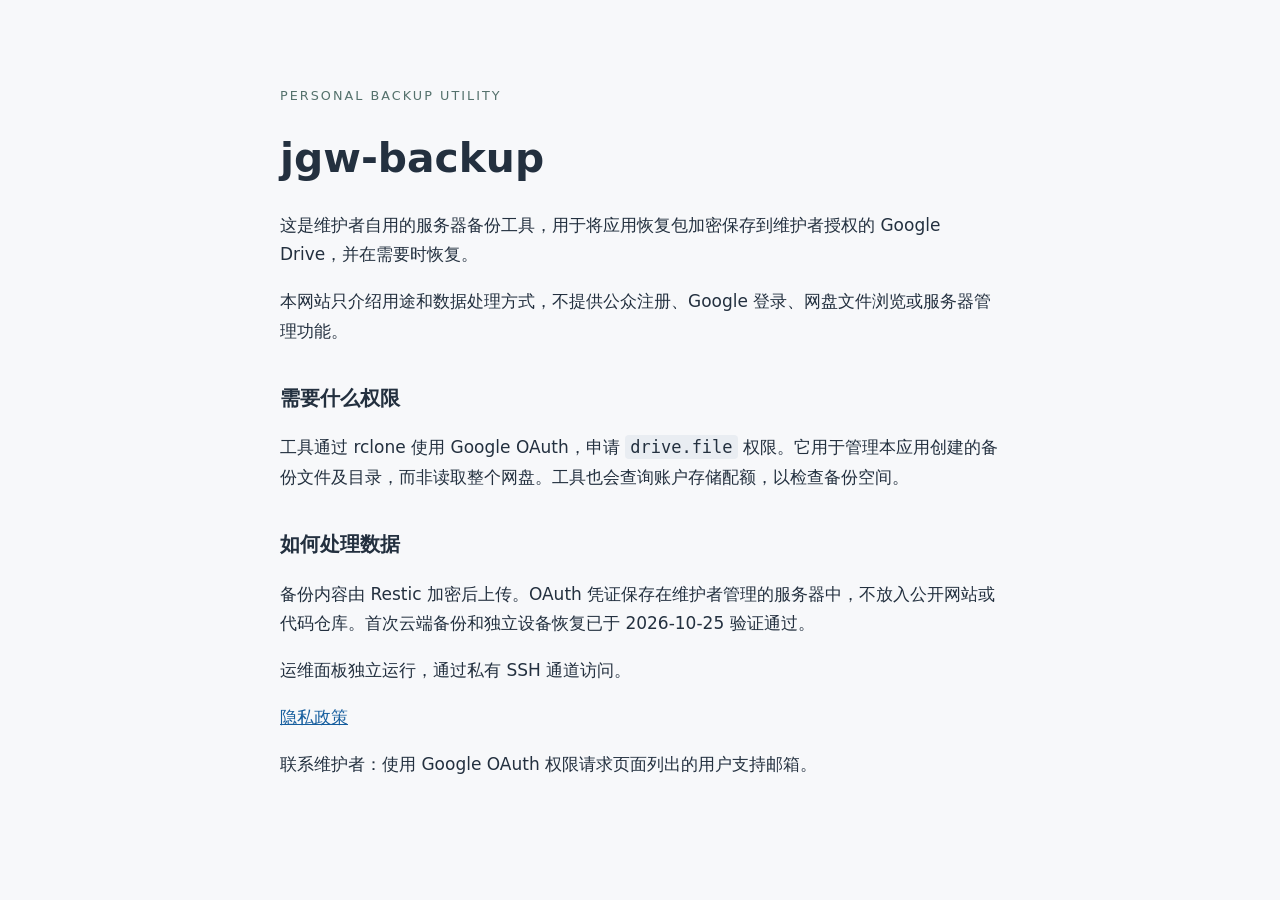
<file: index.html>
<!doctype html>
<html lang="zh-CN">
<meta charset="utf-8">
<meta name="viewport" content="width=device-width,initial-scale=1">
<title>jgw-backup · 个人备份工具</title>
<link rel="stylesheet" href="style.css">
<main>
<p class="eyebrow">PERSONAL BACKUP UTILITY</p>
<h1>jgw-backup</h1>
<p>这是维护者自用的服务器备份工具，用于将应用恢复包加密保存到维护者授权的 Google Drive，并在需要时恢复。</p>
<p>本网站只介绍用途和数据处理方式，不提供公众注册、Google 登录、网盘文件浏览或服务器管理功能。</p>
<h2>需要什么权限</h2>
<p>工具通过 rclone 使用 Google OAuth，申请 <code>drive.file</code> 权限。它用于管理本应用创建的备份文件及目录，而非读取整个网盘。工具也会查询账户存储配额，以检查备份空间。</p>
<h2>如何处理数据</h2>
<p>备份内容由 Restic 加密后上传。OAuth 凭证保存在维护者管理的服务器中，不放入公开网站或代码仓库。首次云端备份和独立设备恢复已于 2026-10-25 验证通过。</p>
<p>运维面板独立运行，通过私有 SSH 通道访问。</p>
<p><a href="privacy.html">隐私政策</a></p>
<p>联系维护者：使用 Google OAuth 权限请求页面列出的用户支持邮箱。</p>
</main>
</html>
</file>
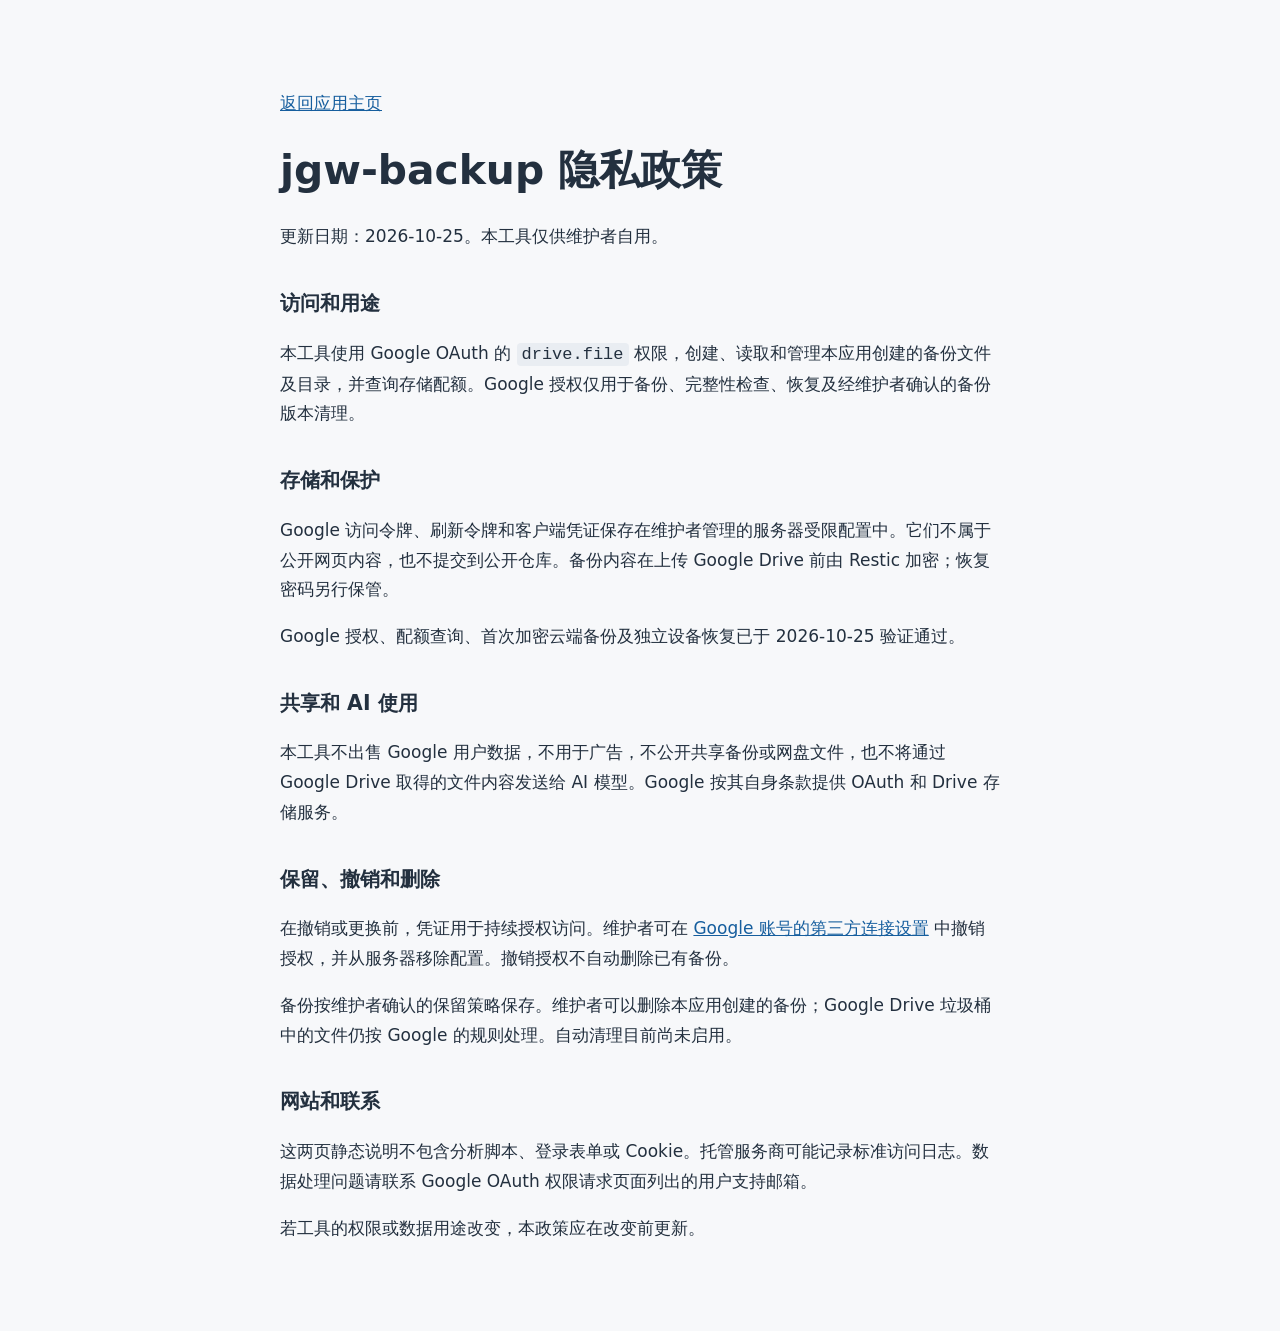
<file: privacy.html>
<!doctype html>
<html lang="zh-CN">
<meta charset="utf-8">
<meta name="viewport" content="width=device-width,initial-scale=1">
<title>隐私政策 · jgw-backup</title>
<link rel="stylesheet" href="style.css">
<main>
<p><a href="index.html">返回应用主页</a></p>
<h1>jgw-backup 隐私政策</h1>
<p>更新日期：2026-10-25。本工具仅供维护者自用。</p>
<h2>访问和用途</h2>
<p>本工具使用 Google OAuth 的 <code>drive.file</code> 权限，创建、读取和管理本应用创建的备份文件及目录，并查询存储配额。Google 授权仅用于备份、完整性检查、恢复及经维护者确认的备份版本清理。</p>
<h2>存储和保护</h2>
<p>Google 访问令牌、刷新令牌和客户端凭证保存在维护者管理的服务器受限配置中。它们不属于公开网页内容，也不提交到公开仓库。备份内容在上传 Google Drive 前由 Restic 加密；恢复密码另行保管。</p>
<p>Google 授权、配额查询、首次加密云端备份及独立设备恢复已于 2026-10-25 验证通过。</p>
<h2>共享和 AI 使用</h2>
<p>本工具不出售 Google 用户数据，不用于广告，不公开共享备份或网盘文件，也不将通过 Google Drive 取得的文件内容发送给 AI 模型。Google 按其自身条款提供 OAuth 和 Drive 存储服务。</p>
<h2>保留、撤销和删除</h2>
<p>在撤销或更换前，凭证用于持续授权访问。维护者可在 <a href="https://myaccount.google.com/connections">Google 账号的第三方连接设置</a> 中撤销授权，并从服务器移除配置。撤销授权不自动删除已有备份。</p>
<p>备份按维护者确认的保留策略保存。维护者可以删除本应用创建的备份；Google Drive 垃圾桶中的文件仍按 Google 的规则处理。自动清理目前尚未启用。</p>
<h2>网站和联系</h2>
<p>这两页静态说明不包含分析脚本、登录表单或 Cookie。托管服务商可能记录标准访问日志。数据处理问题请联系 Google OAuth 权限请求页面列出的用户支持邮箱。</p>
<p>若工具的权限或数据用途改变，本政策应在改变前更新。</p>
</main>
</html>
</file>
<file: style.css>
html{color-scheme:light;background:#f7f8fa;color:#23303f;font:17px/1.75 system-ui,sans-serif}body{margin:0}main{max-width:720px;margin:48px auto;padding:24px}h1{font-size:2.4rem;line-height:1.2}h2{font-size:1.2rem;margin-top:2rem}a{color:#165e9e}code{background:#e9edf2;padding:2px 5px;border-radius:4px}.eyebrow{font-size:.75rem;letter-spacing:.16em;color:#54716c}
</file>
